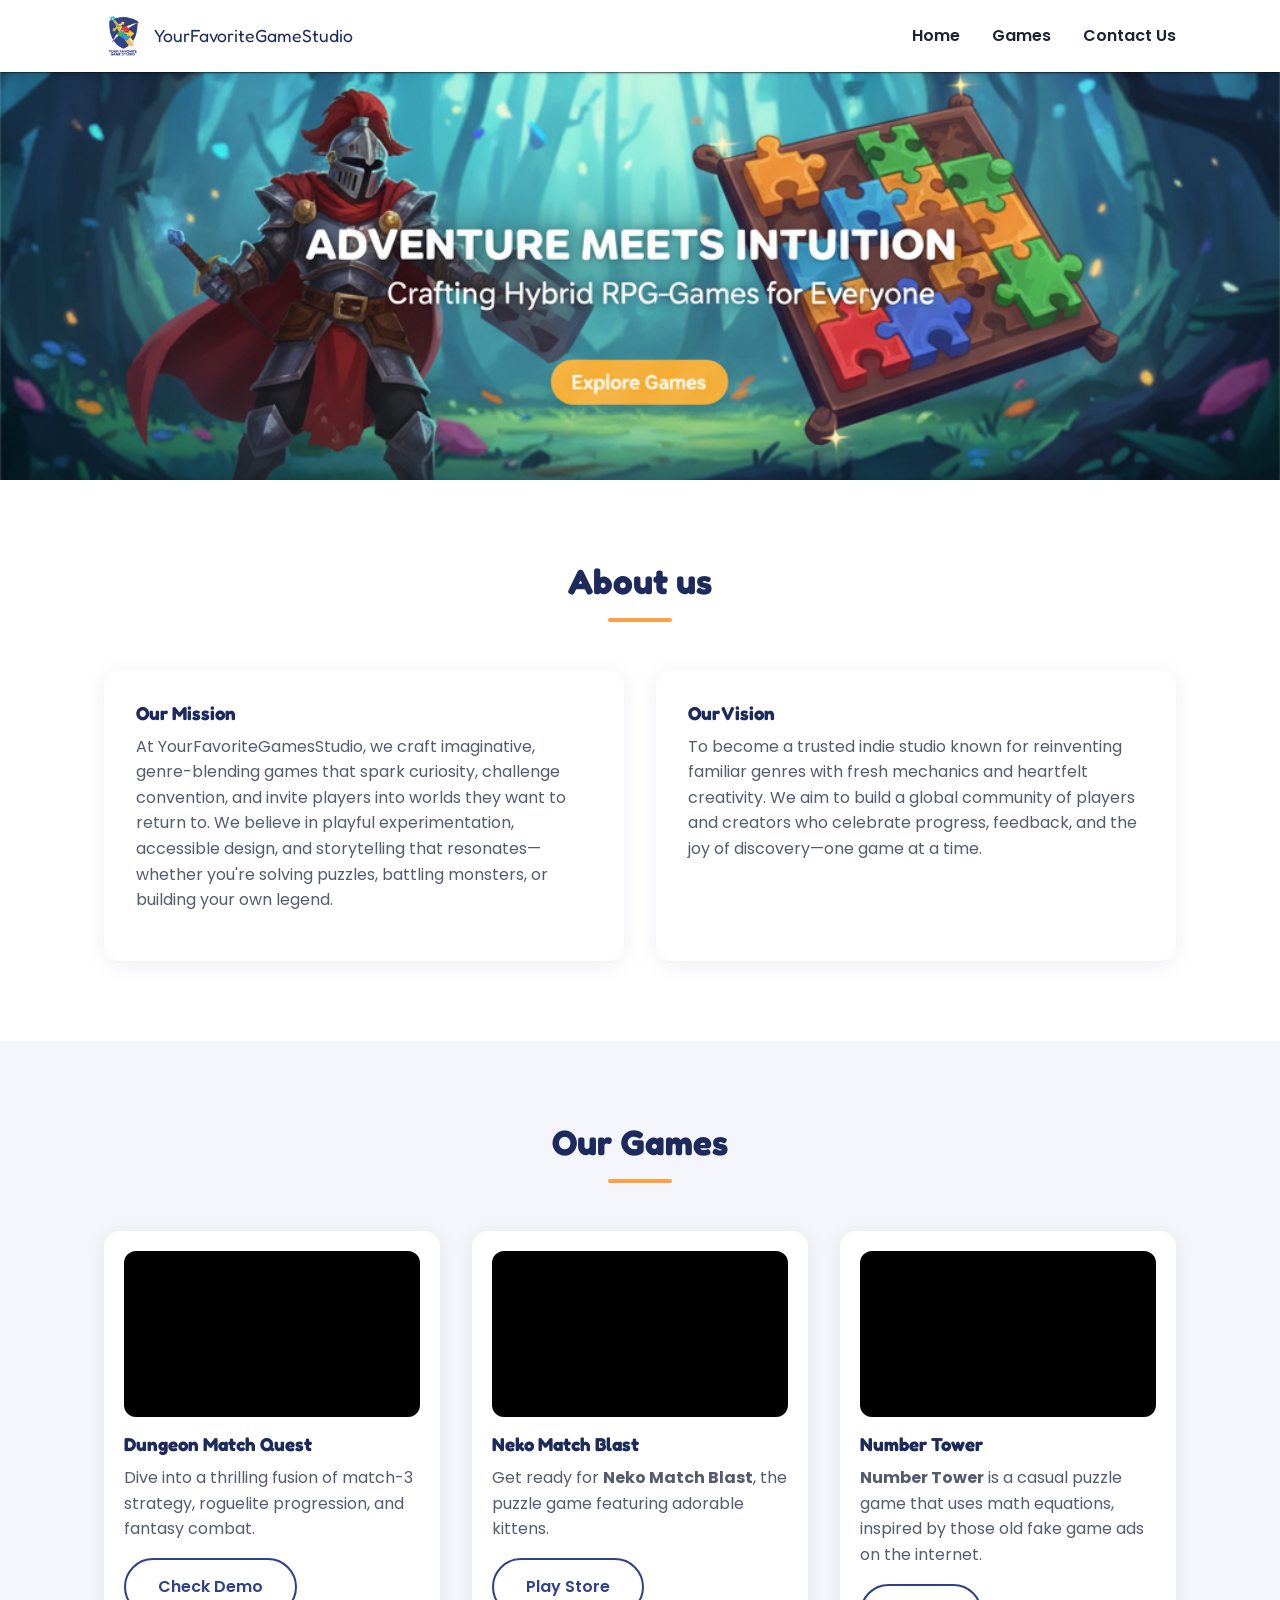
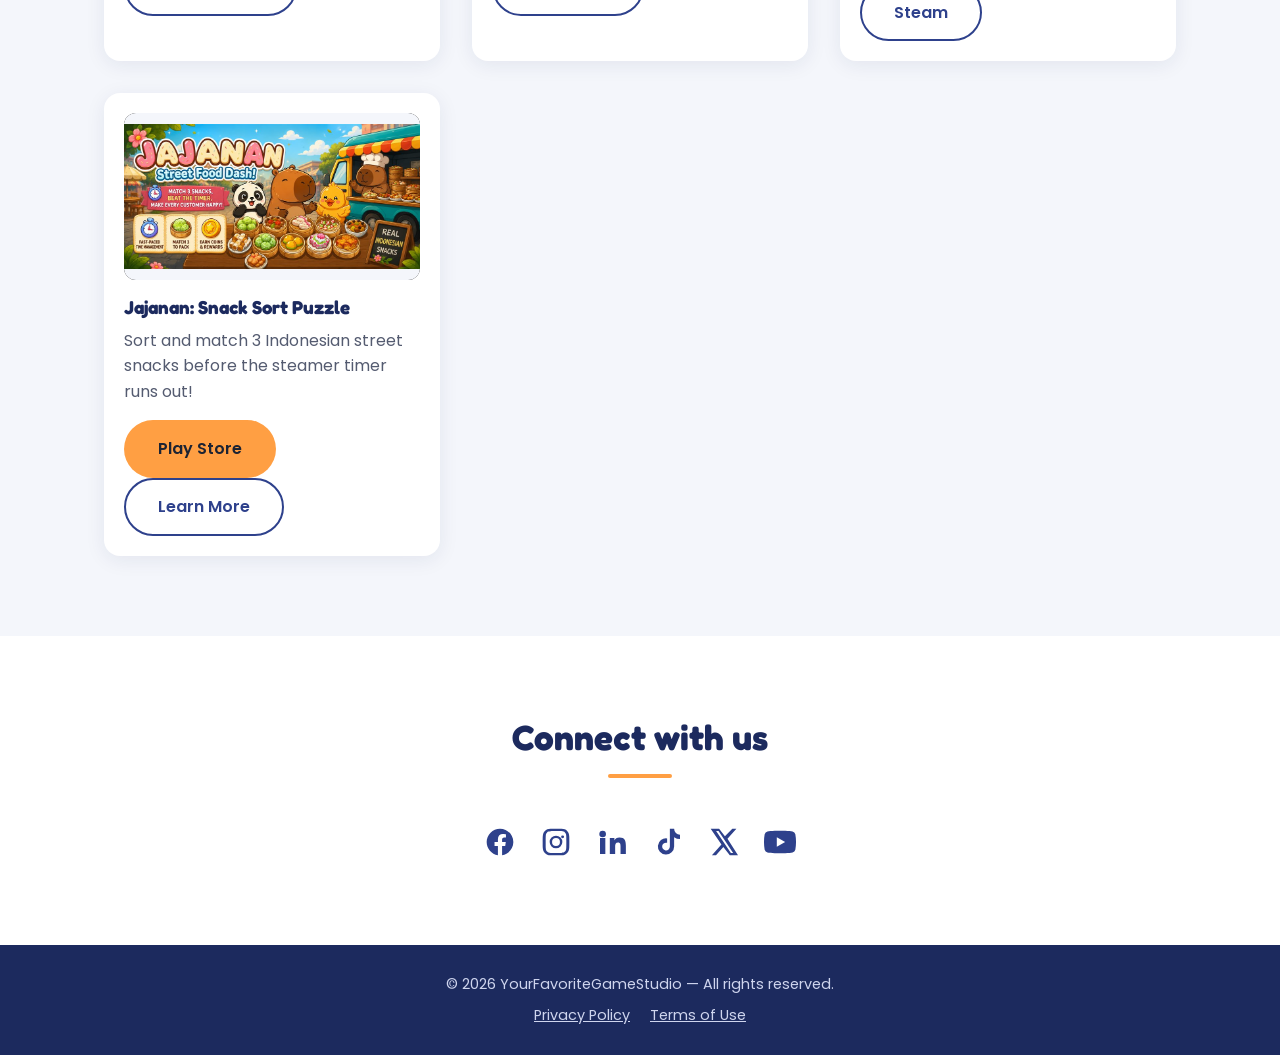
<file: index.html>
<!doctype html>
<html lang="en">
<head>
<meta charset="UTF-8">
<meta name="viewport" content="width=device-width, initial-scale=1">
<title>YourFavoriteGameStudio</title>
<meta name="description" content="Crafting your next favorite adventure — indie games from YourFavoriteGameStudio.">
<meta name="theme-color" content="#2e418c">

<meta property="og:title" content="YourFavoriteGameStudio">
<meta property="og:description" content="Crafting your next favorite adventure">
<meta property="og:type" content="website">
<meta property="og:image" content="assets/hero-banner.png">
<meta name="twitter:card" content="summary_large_image">
<meta name="twitter:title" content="YourFavoriteGameStudio">
<meta name="twitter:description" content="Adventure meets intuition">
<meta name="twitter:image" content="assets/hero-banner.png">

<link rel="icon" href="assets/logo.png">
<link rel="apple-touch-icon" href="assets/logo.png">

<link rel="preconnect" href="https://fonts.googleapis.com">
<link rel="preconnect" href="https://fonts.gstatic.com" crossorigin>
<link href="https://fonts.googleapis.com/css2?family=Fredoka+One&family=Poppins:wght@300;400;600&display=swap" rel="stylesheet">

<link rel="stylesheet" href="css/style.css">
</head>
<body>

<header class="site-header">
  <div class="wrap header-inner">
    <a href="#top" class="brand">
      <img src="assets/logo.png" alt="YourFavoriteGameStudio logo" class="brand-logo">
      <span>YourFavoriteGameStudio</span>
    </a>

    <button class="nav-toggle" id="navToggle" aria-label="Toggle menu" aria-expanded="false" aria-controls="siteNav">
      <span></span><span></span><span></span>
    </button>

    <nav class="site-nav" id="siteNav">
      <a href="#top">Home</a>
      <a href="#games">Games</a>
      <a href="#connect">Contact Us</a>
    </nav>
  </div>
</header>

<main>

  <section id="top" class="hero">
    <a href="#games" class="hero-banner-link" aria-label="Adventure Meets Intuition — Crafting your next favorite adventure. Explore Games.">
      <img src="assets/hero-banner.png" alt="Adventure Meets Intuition — Crafting your next favorite adventure" class="hero-banner-img">
    </a>
  </section>

  <section id="about" class="section">
    <div class="wrap">
      <h2 class="section-heading">About us</h2>
      <div class="about-grid">
        <div class="about-card">
          <h3>Our Mission</h3>
          <p>At YourFavoriteGamesStudio, we craft imaginative, genre-blending games that spark curiosity, challenge convention, and invite players into worlds they want to return to. We believe in playful experimentation, accessible design, and storytelling that resonates&mdash;whether you're solving puzzles, battling monsters, or building your own legend.</p>
        </div>
        <div class="about-card">
          <h3>Our Vision</h3>
          <p>To become a trusted indie studio known for reinventing familiar genres with fresh mechanics and heartfelt creativity. We aim to build a global community of players and creators who celebrate progress, feedback, and the joy of discovery&mdash;one game at a time.</p>
        </div>
      </div>
    </div>
  </section>

  <section id="games" class="section section-alt">
    <div class="wrap">
      <h2 class="section-heading">Our Games</h2>
      <div class="games-grid">

        <article class="game-card">
          <div class="video-frame">
            <iframe src="https://www.youtube-nocookie.com/embed/Nq4bdHugwN8" title="Dungeon Match Quest trailer" loading="lazy" allow="accelerometer; autoplay; clipboard-write; encrypted-media; gyroscope; picture-in-picture" allowfullscreen></iframe>
          </div>
          <h3>Dungeon Match Quest</h3>
          <p>Dive into a thrilling fusion of match-3 strategy, roguelite progression, and fantasy combat.</p>
          <a href="https://adhicl.itch.io/dungeon-match-quest" class="btn btn-secondary" target="_blank" rel="noopener">Check Demo</a>
        </article>

        <article class="game-card">
          <div class="video-frame">
            <iframe src="https://www.youtube-nocookie.com/embed/bv12i8i27Yo" title="Neko Match Blast trailer" loading="lazy" allow="accelerometer; autoplay; clipboard-write; encrypted-media; gyroscope; picture-in-picture" allowfullscreen></iframe>
          </div>
          <h3>Neko Match Blast</h3>
          <p>Get ready for <strong>Neko Match Blast</strong>, the puzzle game featuring adorable kittens.</p>
          <a href="https://play.google.com/store/apps/details?id=com.yourfavoritegame.nekomatchblast" class="btn btn-secondary" target="_blank" rel="noopener">Play Store</a>
        </article>

        <article class="game-card">
          <div class="video-frame">
            <iframe src="https://www.youtube-nocookie.com/embed/21ruUHxhJQU" title="Number Tower trailer" loading="lazy" allow="accelerometer; autoplay; clipboard-write; encrypted-media; gyroscope; picture-in-picture" allowfullscreen></iframe>
          </div>
          <h3>Number Tower</h3>
          <p><strong>Number Tower</strong> is a casual puzzle game that uses math equations, inspired by those old fake game ads on the internet.</p>
          <a href="https://store.steampowered.com/app/3109810/Number_Tower/" class="btn btn-secondary" target="_blank" rel="noopener">Steam</a>
        </article>

        <article class="game-card">
          <div class="video-frame">
            <img src="assets/jajanan-banner.jpg" alt="Jajanan: Snack Sort Puzzle key art — a capybara, panda, and duck running an Indonesian street food cart stacked with steamer baskets of snacks" loading="lazy">
          </div>
          <h3>Jajanan: Snack Sort Puzzle</h3>
          <p>Sort and match 3 Indonesian street snacks before the steamer timer runs out!</p>
          <a href="https://play.google.com/store/apps/details?id=com.yourfavoritegamestudio.Jajanan" class="btn btn-primary" target="_blank" rel="noopener">Play Store</a>
          <a href="jajanan/" class="btn btn-secondary">Learn More</a>
        </article>

      </div>
    </div>
  </section>

  <section id="connect" class="section">
    <div class="wrap">
      <h2 class="section-heading">Connect with us</h2>
      <div class="social-links">
        <a href="https://www.facebook.com/acl.lius" target="_blank" rel="noopener" aria-label="Facebook">
          <svg viewBox="0 0 24 24" fill="currentColor" width="32" height="32"><path d="M22 12.06C22 6.5 17.52 2 12 2S2 6.5 2 12.06c0 5 3.66 9.15 8.44 9.94v-7.03H7.9v-2.9h2.54V9.85c0-2.5 1.49-3.89 3.78-3.89 1.1 0 2.24.2 2.24.2v2.46h-1.26c-1.24 0-1.63.77-1.63 1.56v1.87h2.78l-.44 2.9h-2.34V22c4.78-.79 8.44-4.94 8.44-9.94Z"/></svg>
        </a>
        <a href="https://www.instagram.com/adhicl/" target="_blank" rel="noopener" aria-label="Instagram">
          <svg viewBox="0 0 24 24" fill="currentColor" width="32" height="32"><path d="M12 2c2.72 0 3.06.01 4.12.06 1.06.05 1.79.22 2.43.47.66.26 1.22.6 1.77 1.16.5.5.9 1.11 1.16 1.77.25.64.42 1.37.47 2.43.05 1.06.06 1.4.06 4.12s-.01 3.06-.06 4.12c-.05 1.06-.22 1.79-.47 2.43a4.9 4.9 0 0 1-1.16 1.77c-.5.5-1.11.9-1.77 1.16-.64.25-1.37.42-2.43.47-1.06.05-1.4.06-4.12.06s-3.06-.01-4.12-.06c-1.06-.05-1.79-.22-2.43-.47a4.9 4.9 0 0 1-1.77-1.16 4.9 4.9 0 0 1-1.16-1.77c-.25-.64-.42-1.37-.47-2.43C2.01 15.06 2 14.72 2 12s.01-3.06.06-4.12c.05-1.06.22-1.79.47-2.43.26-.66.6-1.22 1.16-1.77.5-.5 1.11-.9 1.77-1.16.64-.25 1.37-.42 2.43-.47C8.94 2.01 9.28 2 12 2Zm0 1.8c-2.67 0-2.99.01-4.04.06-.87.04-1.34.18-1.65.3-.42.16-.71.36-1.02.67-.31.31-.5.6-.67 1.02-.12.31-.26.78-.3 1.65C4.27 8.5 4.26 8.83 4.26 11.5v1c0 2.67.01 2.99.06 4.04.04.87.18 1.34.3 1.65.16.42.36.71.67 1.02.31.31.6.5 1.02.67.31.12.78.26 1.65.3 1.05.05 1.37.06 4.04.06s2.99-.01 4.04-.06c.87-.04 1.34-.18 1.65-.3.42-.16.71-.36 1.02-.67.31-.31.5-.6.67-1.02.12-.31.26-.78.3-1.65.05-1.05.06-1.37.06-4.04v-1c0-2.67-.01-2.99-.06-4.04-.04-.87-.18-1.34-.3-1.65a2.8 2.8 0 0 0-.67-1.02 2.8 2.8 0 0 0-1.02-.67c-.31-.12-.78-.26-1.65-.3C14.99 3.81 14.67 3.8 12 3.8Zm0 3.44a4.76 4.76 0 1 1 0 9.52 4.76 4.76 0 0 1 0-9.52Zm0 1.8a2.96 2.96 0 1 0 0 5.92 2.96 2.96 0 0 0 0-5.92Zm4.95-2a1.11 1.11 0 1 1 0 2.23 1.11 1.11 0 0 1 0-2.23Z"/></svg>
        </a>
        <a href="https://www.linkedin.com/in/adhicl" target="_blank" rel="noopener" aria-label="LinkedIn">
          <svg viewBox="0 0 24 24" fill="currentColor" width="32" height="32"><path d="M4.98 3.5a2.5 2.5 0 1 1 0 5 2.5 2.5 0 0 1 0-5ZM3 9h4v12H3V9Zm7 0h3.8v1.64h.05c.53-1 1.83-2.06 3.77-2.06 4.03 0 4.78 2.65 4.78 6.1V21h-4v-5.6c0-1.34-.02-3.06-1.87-3.06-1.87 0-2.16 1.46-2.16 2.96V21h-4V9Z"/></svg>
        </a>
        <a href="https://www.tiktok.com/@acl0956" target="_blank" rel="noopener" aria-label="TikTok">
          <svg viewBox="0 0 24 24" fill="currentColor" width="32" height="32"><path d="M16.6 2h-3.2v13.4a2.9 2.9 0 1 1-2.06-2.78V9.3a6.1 6.1 0 1 0 5.26 6.05V8.35a7.6 7.6 0 0 0 4.4 1.4V6.55a4.4 4.4 0 0 1-4.4-4.4V2Z"/></svg>
        </a>
        <a href="https://www.x.com/ACL_dev" target="_blank" rel="noopener" aria-label="X (Twitter)">
          <svg viewBox="0 0 24 24" fill="currentColor" width="32" height="32"><path d="M18.24 2h3.06l-6.69 7.65L22.5 22h-6.16l-4.83-6.32L5.98 22H2.92l7.16-8.19L2 2h6.32l4.37 5.78L18.24 2Zm-1.08 18.17h1.7L7.9 3.74H6.08L17.16 20.17Z"/></svg>
        </a>
        <a href="https://www.youtube.com/@adhichristantolius9142" target="_blank" rel="noopener" aria-label="YouTube">
          <svg viewBox="0 0 24 24" fill="currentColor" width="32" height="32"><path d="M23.5 6.2a3.02 3.02 0 0 0-2.12-2.14C19.5 3.5 12 3.5 12 3.5s-7.5 0-9.38.56A3.02 3.02 0 0 0 .5 6.2 31.6 31.6 0 0 0 0 12a31.6 31.6 0 0 0 .5 5.8 3.02 3.02 0 0 0 2.12 2.14C4.5 20.5 12 20.5 12 20.5s7.5 0 9.38-.56a3.02 3.02 0 0 0 2.12-2.14A31.6 31.6 0 0 0 24 12a31.6 31.6 0 0 0-.5-5.8ZM9.6 15.6V8.4l6.27 3.6-6.27 3.6Z"/></svg>
        </a>
      </div>
    </div>
  </section>

</main>

<footer class="site-footer">
  <div class="wrap">
    <p>&copy; <span id="year"></span> YourFavoriteGameStudio &mdash; All rights reserved.</p>
    <p class="footer-links">
      <a href="privacy-policy.html">Privacy Policy</a>
      <a href="terms-of-use.html">Terms of Use</a>
    </p>
  </div>
</footer>

<script src="js/main.js"></script>
</body>
</html>
</file>
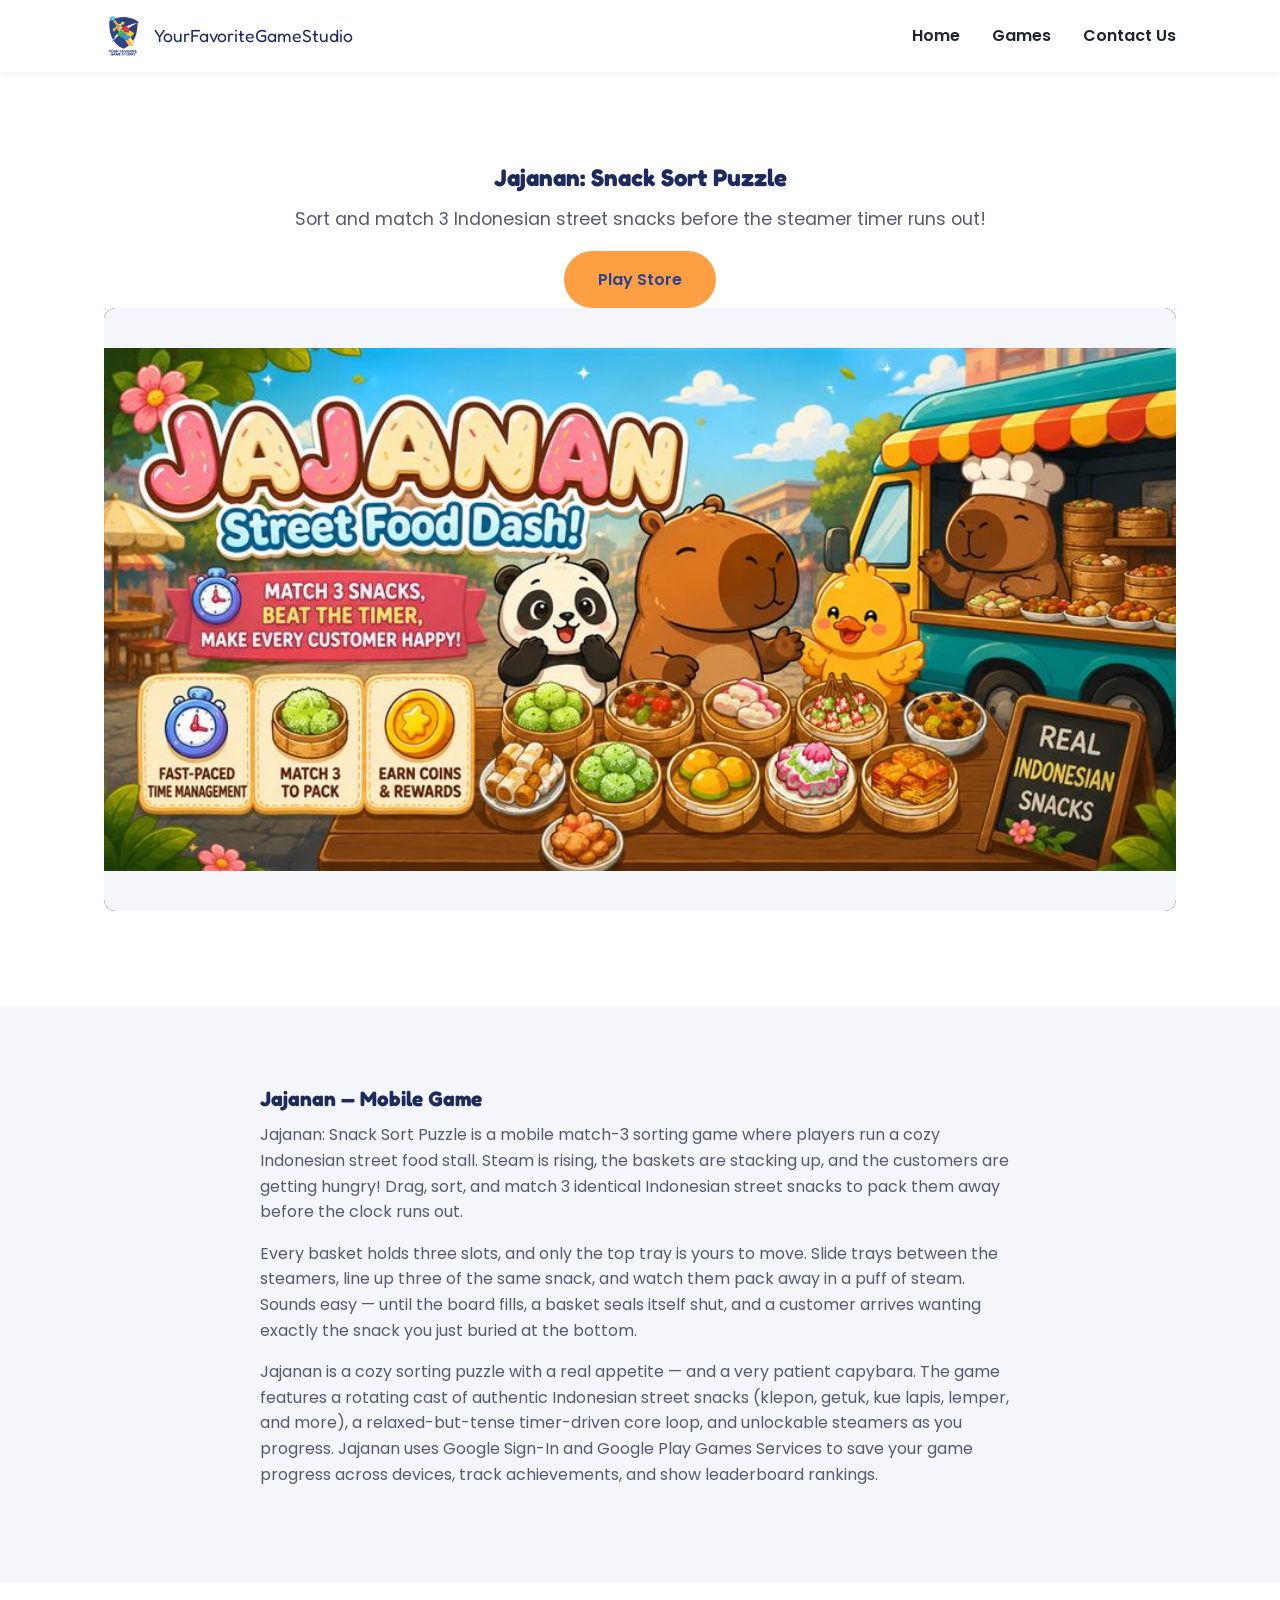
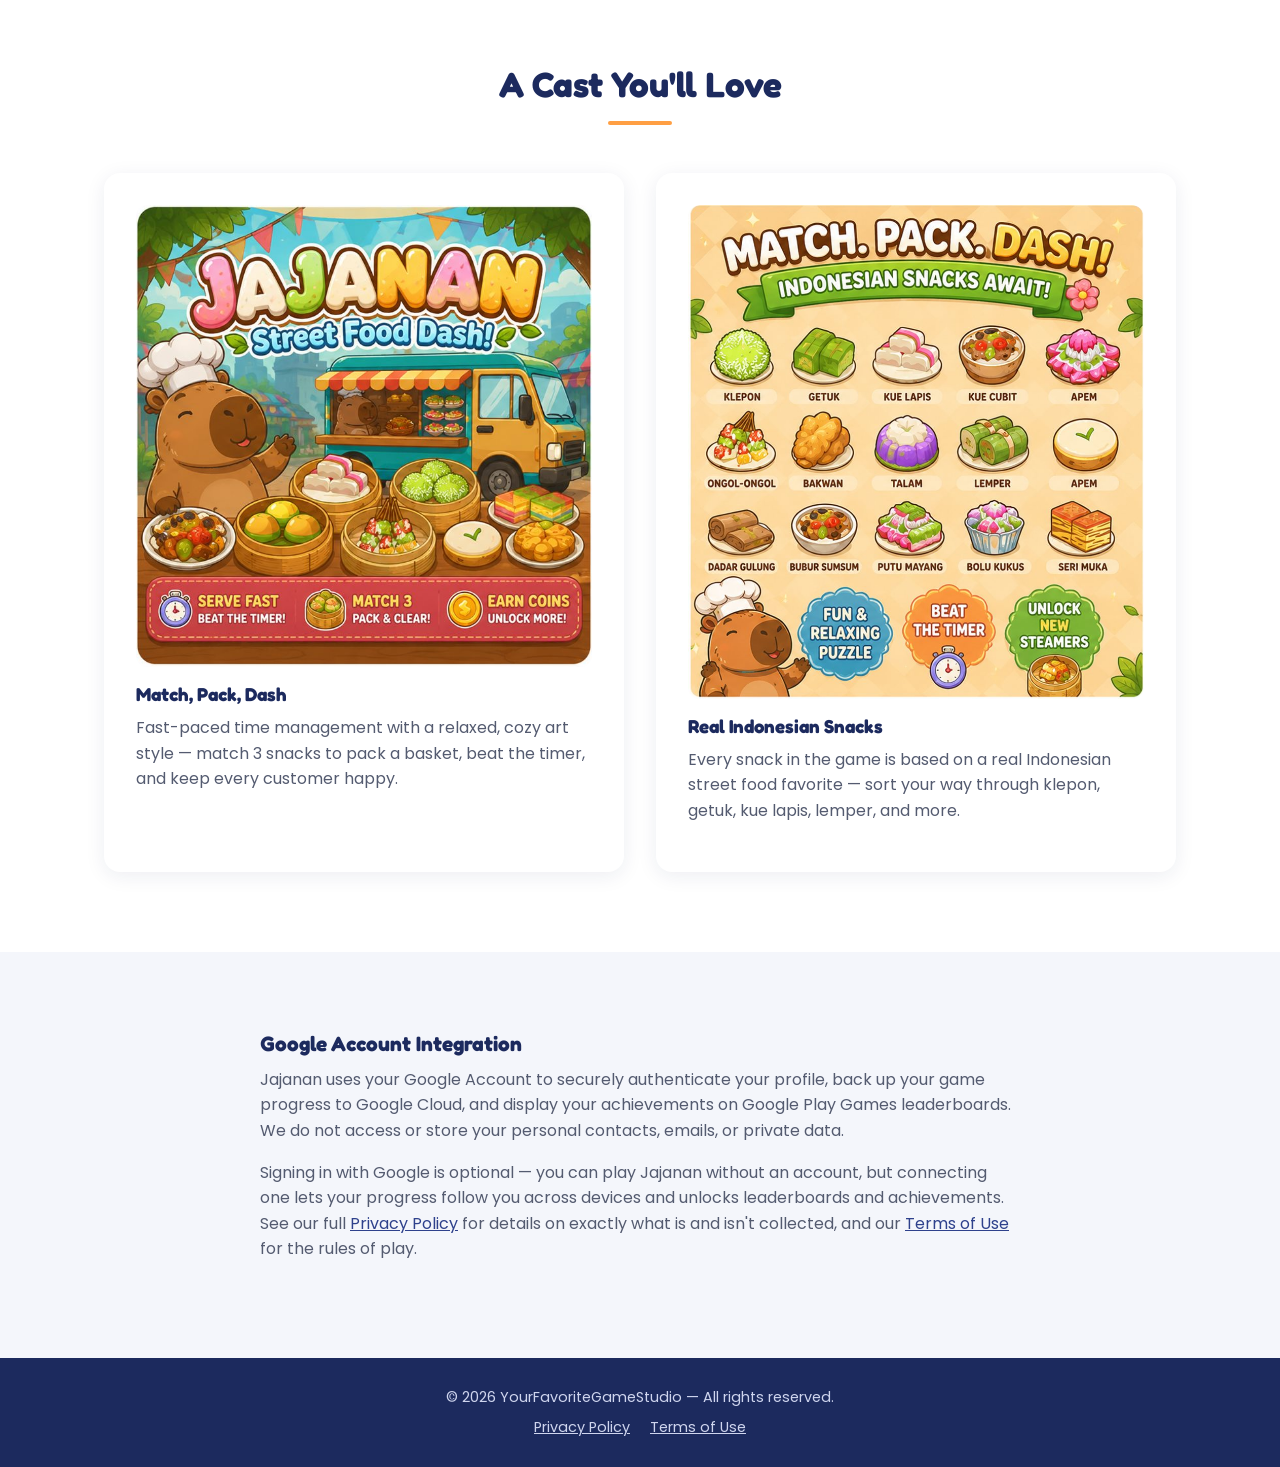
<file: jajanan/index.html>
<!doctype html>
<html lang="en">
<head>
<meta charset="UTF-8">
<meta name="viewport" content="width=device-width, initial-scale=1">
<title>Jajanan: Snack Sort Puzzle — YourFavoriteGameStudio</title>
<meta name="description" content="Jajanan: Snack Sort Puzzle is a mobile match-3 sorting game where you pack Indonesian street snacks before the steamer timer runs out. Uses Google Sign-In and Google Play Games Services for cloud save, achievements, and leaderboards.">
<meta name="theme-color" content="#2e418c">
<link rel="canonical" href="https://yourfavoritegamestudio.com/jajanan/">

<meta property="og:title" content="Jajanan: Snack Sort Puzzle — YourFavoriteGameStudio">
<meta property="og:description" content="Sort and match 3 Indonesian street snacks before the steamer timer runs out!">
<meta property="og:type" content="website">
<meta property="og:url" content="https://yourfavoritegamestudio.com/jajanan/">
<meta property="og:image" content="https://yourfavoritegamestudio.com/assets/jajanan-banner.jpg">
<meta name="twitter:card" content="summary_large_image">
<meta name="twitter:title" content="Jajanan: Snack Sort Puzzle">
<meta name="twitter:description" content="Sort and match 3 Indonesian street snacks before the steamer timer runs out!">
<meta name="twitter:image" content="https://yourfavoritegamestudio.com/assets/jajanan-banner.jpg">

<link rel="icon" href="../assets/logo.png">
<link rel="apple-touch-icon" href="../assets/logo.png">

<link rel="preconnect" href="https://fonts.googleapis.com">
<link rel="preconnect" href="https://fonts.gstatic.com" crossorigin>
<link href="https://fonts.googleapis.com/css2?family=Fredoka+One&family=Poppins:wght@300;400;600&display=swap" rel="stylesheet">

<link rel="stylesheet" href="../css/style.css">
</head>
<body>

<header class="site-header">
  <div class="wrap header-inner">
    <a href="../index.html#top" class="brand">
      <img src="../assets/logo.png" alt="YourFavoriteGameStudio logo" class="brand-logo">
      <span>YourFavoriteGameStudio</span>
    </a>

    <button class="nav-toggle" id="navToggle" aria-label="Toggle menu" aria-expanded="false" aria-controls="siteNav">
      <span></span><span></span><span></span>
    </button>

    <nav class="site-nav" id="siteNav">
      <a href="../index.html#top">Home</a>
      <a href="../index.html#games">Games</a>
      <a href="../index.html#connect">Contact Us</a>
    </nav>
  </div>
</header>

<main>

  <section class="section">
    <div class="wrap">
      <div class="legal-content game-intro">
        <h1>Jajanan: Snack Sort Puzzle</h1>
        <p class="tagline">Sort and match 3 Indonesian street snacks before the steamer timer runs out!</p>
        <a href="https://play.google.com/store/apps/details?id=com.yourfavoritegamestudio.Jajanan" class="btn btn-primary" target="_blank" rel="noopener">Play Store</a>
      </div>

      <div class="video-frame">
        <img src="../assets/jajanan-banner.jpg" alt="Jajanan: Snack Sort Puzzle key art — a capybara, panda, and duck running an Indonesian street food cart stacked with steamer baskets of snacks" loading="lazy">
      </div>
    </div>
  </section>

  <section class="section section-alt">
    <div class="wrap">
      <div class="legal-content">
        <h2>Jajanan — Mobile Game</h2>
        <p>Jajanan: Snack Sort Puzzle is a mobile match-3 sorting game where players run a cozy Indonesian street food stall. Steam is rising, the baskets are stacking up, and the customers are getting hungry! Drag, sort, and match 3 identical Indonesian street snacks to pack them away before the clock runs out.</p>
        <p>Every basket holds three slots, and only the top tray is yours to move. Slide trays between the steamers, line up three of the same snack, and watch them pack away in a puff of steam. Sounds easy — until the board fills, a basket seals itself shut, and a customer arrives wanting exactly the snack you just buried at the bottom.</p>
        <p>Jajanan is a cozy sorting puzzle with a real appetite — and a very patient capybara. The game features a rotating cast of authentic Indonesian street snacks (klepon, getuk, kue lapis, lemper, and more), a relaxed-but-tense timer-driven core loop, and unlockable steamers as you progress. Jajanan uses Google Sign-In and Google Play Games Services to save your game progress across devices, track achievements, and show leaderboard rankings.</p>
      </div>
    </div>
  </section>

  <section class="section">
    <div class="wrap">
      <h2 class="section-heading">A Cast You'll Love</h2>
      <div class="about-grid">
        <div class="about-card">
          <img src="../assets/jajanan-feature.jpg" alt="A chef capybara waves from a Jajanan street food cart, with a panda and duck friend nearby" loading="lazy">
          <h3>Match, Pack, Dash</h3>
          <p>Fast-paced time management with a relaxed, cozy art style — match 3 snacks to pack a basket, beat the timer, and keep every customer happy.</p>
        </div>
        <div class="about-card">
          <img src="../assets/jajanan-snacks.jpg" alt="A grid of authentic Indonesian street snacks featured in Jajanan, including klepon, getuk, kue lapis, apem, lemper, and seri muka" loading="lazy">
          <h3>Real Indonesian Snacks</h3>
          <p>Every snack in the game is based on a real Indonesian street food favorite — sort your way through klepon, getuk, kue lapis, lemper, and more.</p>
        </div>
      </div>
    </div>
  </section>

  <section class="section section-alt">
    <div class="wrap">
      <div class="legal-content">
        <h2>Google Account Integration</h2>
        <p>Jajanan uses your Google Account to securely authenticate your profile, back up your game progress to Google Cloud, and display your achievements on Google Play Games leaderboards. We do not access or store your personal contacts, emails, or private data.</p>
        <p>Signing in with Google is optional — you can play Jajanan without an account, but connecting one lets your progress follow you across devices and unlocks leaderboards and achievements. See our full <a href="../privacy-policy.html">Privacy Policy</a> for details on exactly what is and isn't collected, and our <a href="../terms-of-use.html">Terms of Use</a> for the rules of play.</p>
      </div>
    </div>
  </section>

</main>

<footer class="site-footer">
  <div class="wrap">
    <p>&copy; <span id="year"></span> YourFavoriteGameStudio &mdash; All rights reserved.</p>
    <p class="footer-links">
      <a href="../privacy-policy.html">Privacy Policy</a>
      <a href="../terms-of-use.html">Terms of Use</a>
    </p>
  </div>
</footer>

<script src="../js/main.js"></script>
</body>
</html>
</file>
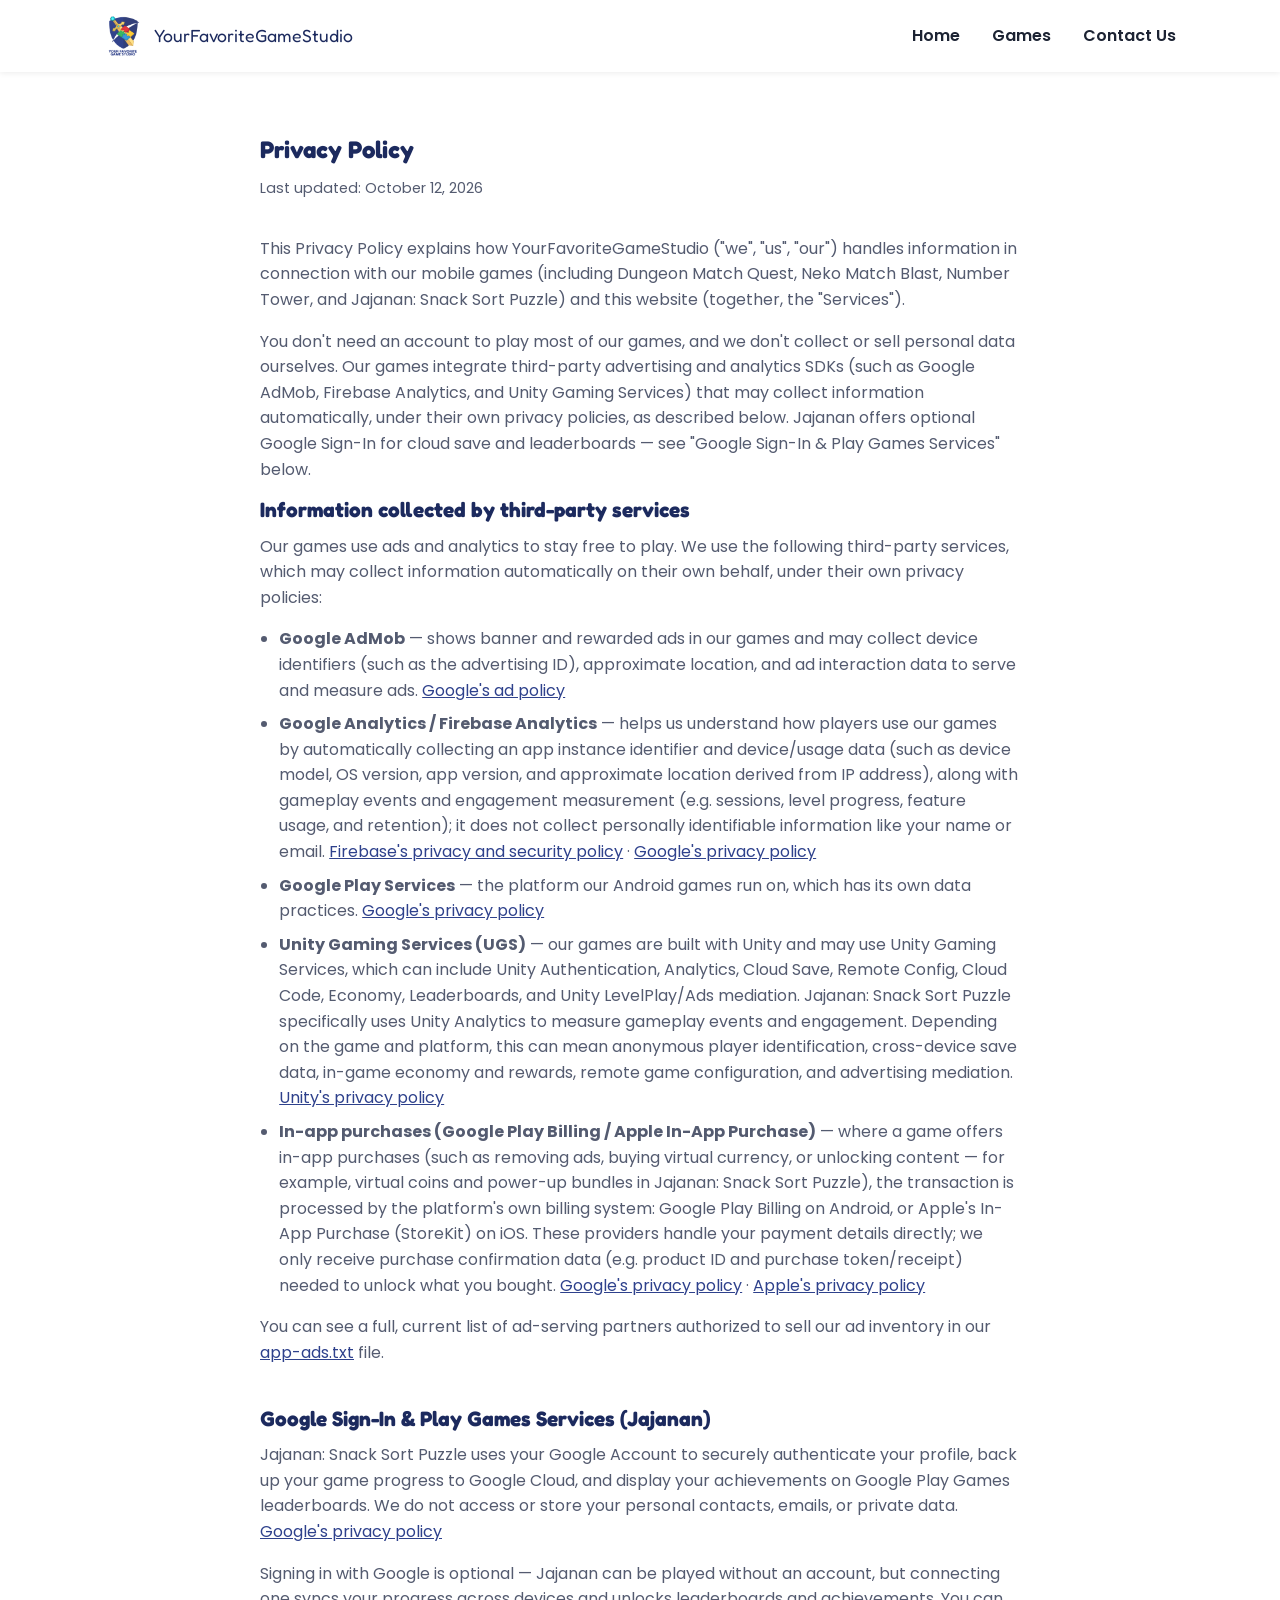
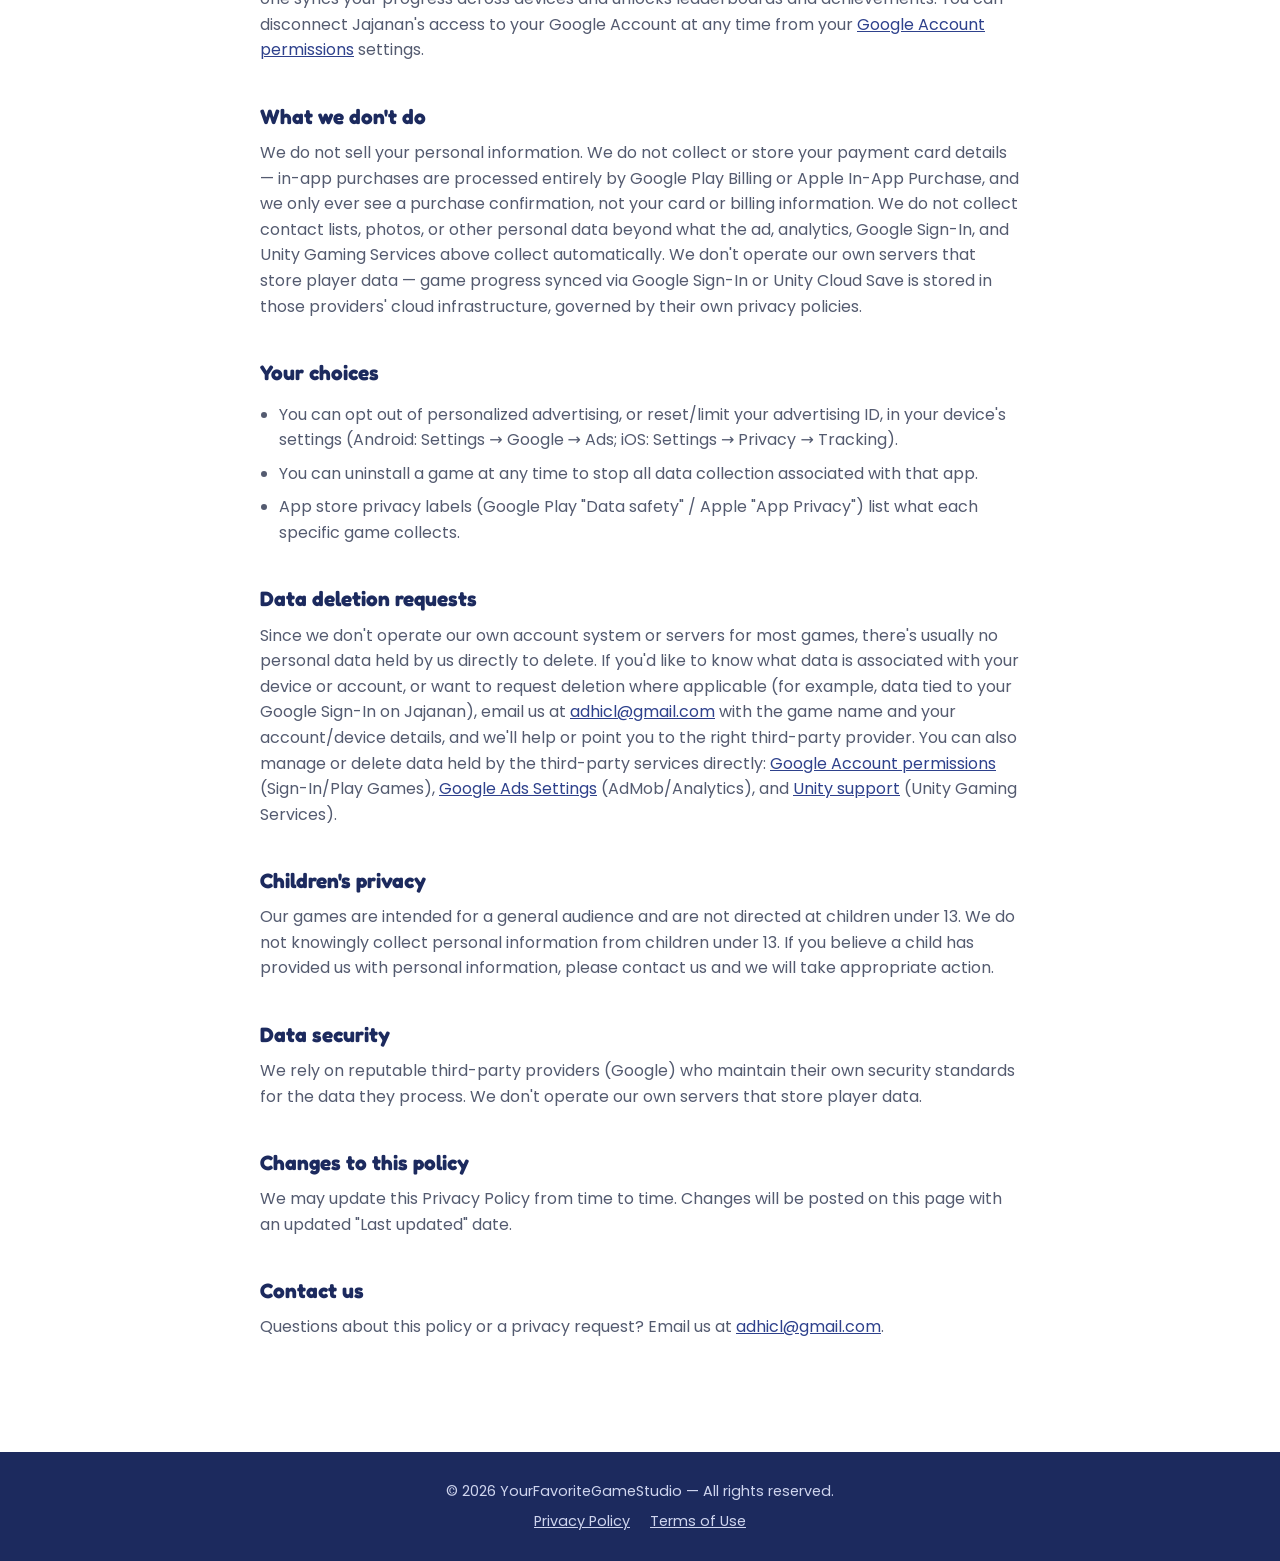
<file: privacy-policy.html>
<!doctype html>
<html lang="en">
<head>
<meta charset="UTF-8">
<meta name="viewport" content="width=device-width, initial-scale=1">
<title>Privacy Policy — YourFavoriteGameStudio</title>
<meta name="description" content="Privacy Policy for YourFavoriteGameStudio games and website.">
<meta name="theme-color" content="#2e418c">
<meta name="robots" content="noindex">

<link rel="icon" href="assets/logo.png">
<link rel="apple-touch-icon" href="assets/logo.png">

<link rel="preconnect" href="https://fonts.googleapis.com">
<link rel="preconnect" href="https://fonts.gstatic.com" crossorigin>
<link href="https://fonts.googleapis.com/css2?family=Fredoka+One&family=Poppins:wght@300;400;600&display=swap" rel="stylesheet">

<link rel="stylesheet" href="css/style.css">
</head>
<body>

<header class="site-header">
  <div class="wrap header-inner">
    <a href="index.html#top" class="brand">
      <img src="assets/logo.png" alt="YourFavoriteGameStudio logo" class="brand-logo">
      <span>YourFavoriteGameStudio</span>
    </a>

    <button class="nav-toggle" id="navToggle" aria-label="Toggle menu" aria-expanded="false" aria-controls="siteNav">
      <span></span><span></span><span></span>
    </button>

    <nav class="site-nav" id="siteNav">
      <a href="index.html#top">Home</a>
      <a href="index.html#games">Games</a>
      <a href="index.html#connect">Contact Us</a>
    </nav>
  </div>
</header>

<main>
  <section class="section legal-page">
    <div class="wrap">
      <div class="legal-content">
        <h1>Privacy Policy</h1>
        <p class="updated">Last updated: October 12, 2026</p>

        <p>This Privacy Policy explains how YourFavoriteGameStudio ("we", "us", "our") handles information in connection with our mobile games (including Dungeon Match Quest, Neko Match Blast, Number Tower, and Jajanan: Snack Sort Puzzle) and this website (together, the "Services").</p>

        <p>You don't need an account to play most of our games, and we don't collect or sell personal data ourselves. Our games integrate third-party advertising and analytics SDKs (such as Google AdMob, Firebase Analytics, and Unity Gaming Services) that may collect information automatically, under their own privacy policies, as described below. Jajanan offers optional Google Sign-In for cloud save and leaderboards — see "Google Sign-In & Play Games Services" below.</p>

        <h2>Information collected by third-party services</h2>
        <p>Our games use ads and analytics to stay free to play. We use the following third-party services, which may collect information automatically on their own behalf, under their own privacy policies:</p>
        <ul>
          <li><strong>Google AdMob</strong> — shows banner and rewarded ads in our games and may collect device identifiers (such as the advertising ID), approximate location, and ad interaction data to serve and measure ads. <a href="https://policies.google.com/technologies/ads" target="_blank" rel="noopener">Google's ad policy</a></li>
          <li><strong>Google Analytics / Firebase Analytics</strong> — helps us understand how players use our games by automatically collecting an app instance identifier and device/usage data (such as device model, OS version, app version, and approximate location derived from IP address), along with gameplay events and engagement measurement (e.g. sessions, level progress, feature usage, and retention); it does not collect personally identifiable information like your name or email. <a href="https://firebase.google.com/support/privacy" target="_blank" rel="noopener">Firebase's privacy and security policy</a> &middot; <a href="https://policies.google.com/privacy" target="_blank" rel="noopener">Google's privacy policy</a></li>
          <li><strong>Google Play Services</strong> — the platform our Android games run on, which has its own data practices. <a href="https://policies.google.com/privacy" target="_blank" rel="noopener">Google's privacy policy</a></li>
          <li><strong>Unity Gaming Services (UGS)</strong> — our games are built with Unity and may use Unity Gaming Services, which can include Unity Authentication, Analytics, Cloud Save, Remote Config, Cloud Code, Economy, Leaderboards, and Unity LevelPlay/Ads mediation. Jajanan: Snack Sort Puzzle specifically uses Unity Analytics to measure gameplay events and engagement. Depending on the game and platform, this can mean anonymous player identification, cross-device save data, in-game economy and rewards, remote game configuration, and advertising mediation. <a href="https://unity.com/legal/privacy-policy" target="_blank" rel="noopener">Unity's privacy policy</a></li>
          <li><strong>In-app purchases (Google Play Billing / Apple In-App Purchase)</strong> — where a game offers in-app purchases (such as removing ads, buying virtual currency, or unlocking content — for example, virtual coins and power-up bundles in Jajanan: Snack Sort Puzzle), the transaction is processed by the platform's own billing system: Google Play Billing on Android, or Apple's In-App Purchase (StoreKit) on iOS. These providers handle your payment details directly; we only receive purchase confirmation data (e.g. product ID and purchase token/receipt) needed to unlock what you bought. <a href="https://policies.google.com/privacy" target="_blank" rel="noopener">Google's privacy policy</a> &middot; <a href="https://www.apple.com/legal/privacy/" target="_blank" rel="noopener">Apple's privacy policy</a></li>
        </ul>
        <p>You can see a full, current list of ad-serving partners authorized to sell our ad inventory in our <a href="app-ads.txt">app-ads.txt</a> file.</p>

        <h2>Google Sign-In &amp; Play Games Services (Jajanan)</h2>
        <p>Jajanan: Snack Sort Puzzle uses your Google Account to securely authenticate your profile, back up your game progress to Google Cloud, and display your achievements on Google Play Games leaderboards. We do not access or store your personal contacts, emails, or private data. <a href="https://policies.google.com/privacy" target="_blank" rel="noopener">Google's privacy policy</a></p>
        <p>Signing in with Google is optional — Jajanan can be played without an account, but connecting one syncs your progress across devices and unlocks leaderboards and achievements. You can disconnect Jajanan's access to your Google Account at any time from your <a href="https://myaccount.google.com/permissions" target="_blank" rel="noopener">Google Account permissions</a> settings.</p>

        <h2>What we don't do</h2>
        <p>We do not sell your personal information. We do not collect or store your payment card details — in-app purchases are processed entirely by Google Play Billing or Apple In-App Purchase, and we only ever see a purchase confirmation, not your card or billing information. We do not collect contact lists, photos, or other personal data beyond what the ad, analytics, Google Sign-In, and Unity Gaming Services above collect automatically. We don't operate our own servers that store player data — game progress synced via Google Sign-In or Unity Cloud Save is stored in those providers' cloud infrastructure, governed by their own privacy policies.</p>

        <h2>Your choices</h2>
        <ul>
          <li>You can opt out of personalized advertising, or reset/limit your advertising ID, in your device's settings (Android: Settings &rarr; Google &rarr; Ads; iOS: Settings &rarr; Privacy &rarr; Tracking).</li>
          <li>You can uninstall a game at any time to stop all data collection associated with that app.</li>
          <li>App store privacy labels (Google Play "Data safety" / Apple "App Privacy") list what each specific game collects.</li>
        </ul>

        <h2>Data deletion requests</h2>
        <p>Since we don't operate our own account system or servers for most games, there's usually no personal data held by us directly to delete. If you'd like to know what data is associated with your device or account, or want to request deletion where applicable (for example, data tied to your Google Sign-In on Jajanan), email us at <a href="mailto:adhicl@gmail.com">adhicl@gmail.com</a> with the game name and your account/device details, and we'll help or point you to the right third-party provider. You can also manage or delete data held by the third-party services directly: <a href="https://myaccount.google.com/permissions" target="_blank" rel="noopener">Google Account permissions</a> (Sign-In/Play Games), <a href="https://adssettings.google.com" target="_blank" rel="noopener">Google Ads Settings</a> (AdMob/Analytics), and <a href="https://support.unity.com/hc/en-us/requests/new" target="_blank" rel="noopener">Unity support</a> (Unity Gaming Services).</p>

        <h2>Children's privacy</h2>
        <p>Our games are intended for a general audience and are not directed at children under 13. We do not knowingly collect personal information from children under 13. If you believe a child has provided us with personal information, please contact us and we will take appropriate action.</p>

        <h2>Data security</h2>
        <p>We rely on reputable third-party providers (Google) who maintain their own security standards for the data they process. We don't operate our own servers that store player data.</p>

        <h2>Changes to this policy</h2>
        <p>We may update this Privacy Policy from time to time. Changes will be posted on this page with an updated "Last updated" date.</p>

        <h2>Contact us</h2>
        <p>Questions about this policy or a privacy request? Email us at <a href="mailto:adhicl@gmail.com">adhicl@gmail.com</a>.</p>
      </div>
    </div>
  </section>
</main>

<footer class="site-footer">
  <div class="wrap">
    <p>&copy; <span id="year"></span> YourFavoriteGameStudio &mdash; All rights reserved.</p>
    <p class="footer-links">
      <a href="privacy-policy.html">Privacy Policy</a>
      <a href="terms-of-use.html">Terms of Use</a>
    </p>
  </div>
</footer>

<script src="js/main.js"></script>
</body>
</html>
</file>
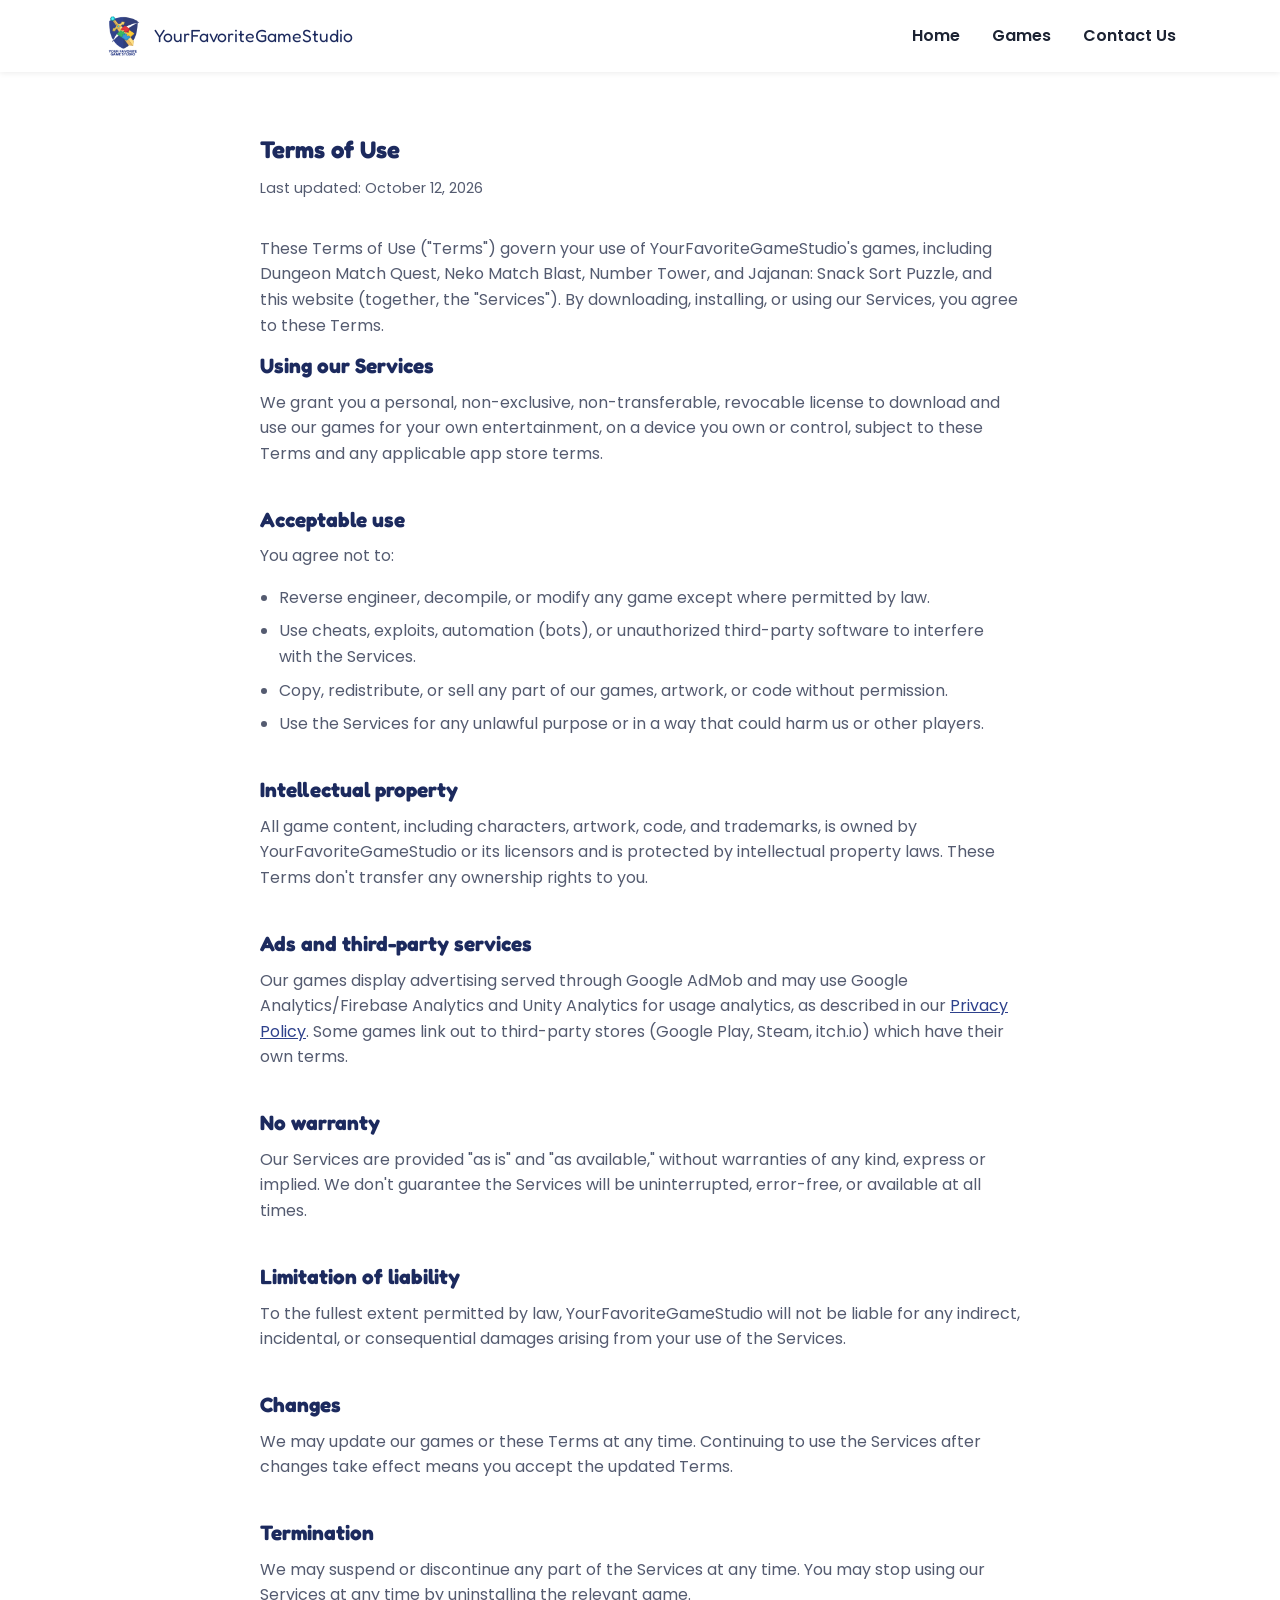
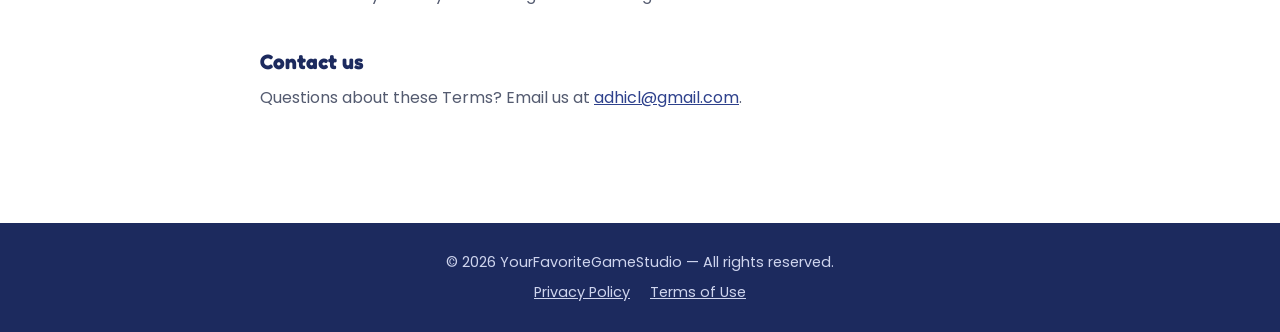
<file: terms-of-use.html>
<!doctype html>
<html lang="en">
<head>
<meta charset="UTF-8">
<meta name="viewport" content="width=device-width, initial-scale=1">
<title>Terms of Use — YourFavoriteGameStudio</title>
<meta name="description" content="Terms of Use for YourFavoriteGameStudio games and website.">
<meta name="theme-color" content="#2e418c">
<meta name="robots" content="noindex">

<link rel="icon" href="assets/logo.png">
<link rel="apple-touch-icon" href="assets/logo.png">

<link rel="preconnect" href="https://fonts.googleapis.com">
<link rel="preconnect" href="https://fonts.gstatic.com" crossorigin>
<link href="https://fonts.googleapis.com/css2?family=Fredoka+One&family=Poppins:wght@300;400;600&display=swap" rel="stylesheet">

<link rel="stylesheet" href="css/style.css">
</head>
<body>

<header class="site-header">
  <div class="wrap header-inner">
    <a href="index.html#top" class="brand">
      <img src="assets/logo.png" alt="YourFavoriteGameStudio logo" class="brand-logo">
      <span>YourFavoriteGameStudio</span>
    </a>

    <button class="nav-toggle" id="navToggle" aria-label="Toggle menu" aria-expanded="false" aria-controls="siteNav">
      <span></span><span></span><span></span>
    </button>

    <nav class="site-nav" id="siteNav">
      <a href="index.html#top">Home</a>
      <a href="index.html#games">Games</a>
      <a href="index.html#connect">Contact Us</a>
    </nav>
  </div>
</header>

<main>
  <section class="section legal-page">
    <div class="wrap">
      <div class="legal-content">
        <h1>Terms of Use</h1>
        <p class="updated">Last updated: October 12, 2026</p>

        <p>These Terms of Use ("Terms") govern your use of YourFavoriteGameStudio's games, including Dungeon Match Quest, Neko Match Blast, Number Tower, and Jajanan: Snack Sort Puzzle, and this website (together, the "Services"). By downloading, installing, or using our Services, you agree to these Terms.</p>

        <h2>Using our Services</h2>
        <p>We grant you a personal, non-exclusive, non-transferable, revocable license to download and use our games for your own entertainment, on a device you own or control, subject to these Terms and any applicable app store terms.</p>

        <h2>Acceptable use</h2>
        <p>You agree not to:</p>
        <ul>
          <li>Reverse engineer, decompile, or modify any game except where permitted by law.</li>
          <li>Use cheats, exploits, automation (bots), or unauthorized third-party software to interfere with the Services.</li>
          <li>Copy, redistribute, or sell any part of our games, artwork, or code without permission.</li>
          <li>Use the Services for any unlawful purpose or in a way that could harm us or other players.</li>
        </ul>

        <h2>Intellectual property</h2>
        <p>All game content, including characters, artwork, code, and trademarks, is owned by YourFavoriteGameStudio or its licensors and is protected by intellectual property laws. These Terms don't transfer any ownership rights to you.</p>

        <h2>Ads and third-party services</h2>
        <p>Our games display advertising served through Google AdMob and may use Google Analytics/Firebase Analytics and Unity Analytics for usage analytics, as described in our <a href="privacy-policy.html">Privacy Policy</a>. Some games link out to third-party stores (Google Play, Steam, itch.io) which have their own terms.</p>

        <h2>No warranty</h2>
        <p>Our Services are provided "as is" and "as available," without warranties of any kind, express or implied. We don't guarantee the Services will be uninterrupted, error-free, or available at all times.</p>

        <h2>Limitation of liability</h2>
        <p>To the fullest extent permitted by law, YourFavoriteGameStudio will not be liable for any indirect, incidental, or consequential damages arising from your use of the Services.</p>

        <h2>Changes</h2>
        <p>We may update our games or these Terms at any time. Continuing to use the Services after changes take effect means you accept the updated Terms.</p>

        <h2>Termination</h2>
        <p>We may suspend or discontinue any part of the Services at any time. You may stop using our Services at any time by uninstalling the relevant game.</p>

        <h2>Contact us</h2>
        <p>Questions about these Terms? Email us at <a href="mailto:adhicl@gmail.com">adhicl@gmail.com</a>.</p>
      </div>
    </div>
  </section>
</main>

<footer class="site-footer">
  <div class="wrap">
    <p>&copy; <span id="year"></span> YourFavoriteGameStudio &mdash; All rights reserved.</p>
    <p class="footer-links">
      <a href="privacy-policy.html">Privacy Policy</a>
      <a href="terms-of-use.html">Terms of Use</a>
    </p>
  </div>
</footer>

<script src="js/main.js"></script>
</body>
</html>
</file>
<file: css/style.css>
:root {
  --color-primary: #2e418c;
  --color-primary-dark: #1c2a5e;
  --color-accent: #ff9f43;
  --color-bg: #ffffff;
  --color-bg-alt: #f4f6fb;
  --color-text: #1c2333;
  --color-text-muted: #545b70;
  --font-heading: 'Fredoka One', system-ui, sans-serif;
  --font-body: 'Poppins', system-ui, sans-serif;
  --max-width: 1120px;
}

* { box-sizing: border-box; }

html { scroll-behavior: smooth; }

body {
  margin: 0;
  font-family: var(--font-body);
  color: var(--color-text);
  background: var(--color-bg);
  line-height: 1.6;
}

h1, h2, h3 {
  font-family: var(--font-heading);
  color: var(--color-primary-dark);
  line-height: 1.2;
  margin: 0 0 .5em;
}

p { margin: 0 0 1em; }

a { color: inherit; }

img { max-width: 100%; display: block; }

.wrap {
  max-width: var(--max-width);
  margin: 0 auto;
  padding: 0 24px;
}

.btn {
  display: inline-block;
  padding: 14px 32px;
  border-radius: 999px;
  font-family: var(--font-body);
  font-weight: 600;
  text-decoration: none;
  border: 2px solid transparent;
  transition: transform .15s ease, background .15s ease;
}
.btn:hover { transform: translateY(-2px); }

.btn-primary {
  background: var(--color-accent);
  color: #1c2333;
}
.btn-primary:hover { background: #ffb066; }

.btn-secondary {
  background: transparent;
  border-color: var(--color-primary);
  color: var(--color-primary);
}
.btn-secondary:hover { background: var(--color-primary); color: #fff; }

/* Header */
.site-header {
  position: sticky;
  top: 0;
  z-index: 100;
  background: #fff;
  box-shadow: 0 1px 6px rgba(0,0,0,.08);
}

.header-inner {
  display: flex;
  align-items: center;
  justify-content: space-between;
  height: 72px;
}

.brand {
  display: flex;
  align-items: center;
  gap: 10px;
  text-decoration: none;
  font-family: var(--font-heading);
  color: var(--color-primary-dark);
  font-size: 1.1rem;
  white-space: nowrap;
}

.brand-logo {
  width: 40px;
  height: 40px;
  object-fit: contain;
}

.site-nav {
  display: flex;
  gap: 32px;
}

.site-nav a {
  text-decoration: none;
  font-weight: 600;
  color: var(--color-text);
}
.site-nav a:hover { color: var(--color-primary); }

.nav-toggle {
  display: none;
  flex-direction: column;
  justify-content: center;
  gap: 5px;
  width: 40px;
  height: 40px;
  background: none;
  border: none;
  cursor: pointer;
}
.nav-toggle span {
  display: block;
  height: 2px;
  background: var(--color-primary-dark);
  border-radius: 2px;
}

/* Hero */
.hero {
  line-height: 0;
}

.hero-banner-link {
  display: block;
  transition: opacity .15s ease;
}
.hero-banner-link:hover { opacity: .92; }

.hero-banner-img {
  width: 100%;
  height: auto;
}

/* Sections */
.section { padding: 80px 0; }
.section-alt { background: var(--color-bg-alt); }

.section-heading {
  text-align: center;
  font-size: clamp(1.6rem, 3vw, 2.2rem);
  margin-bottom: 48px;
  position: relative;
}
.section-heading::after {
  content: "";
  display: block;
  width: 64px;
  height: 4px;
  background: var(--color-accent);
  margin: 16px auto 0;
  border-radius: 2px;
}

/* About */
.about-grid {
  display: grid;
  grid-template-columns: repeat(auto-fit, minmax(280px, 1fr));
  gap: 32px;
}

.about-card {
  background: #fff;
  border-radius: 16px;
  padding: 32px;
  box-shadow: 0 4px 20px rgba(28,42,94,.08);
}

.about-card p { color: var(--color-text-muted); }
.about-card img {
  width: 100%;
  border-radius: 12px;
  margin-bottom: 16px;
}

/* Game subpages (e.g. /jajanan/) */
.game-intro {
  text-align: center;
  margin-bottom: 32px;
}
.game-intro h1 { margin-top: 12px; }
.game-intro .tagline { font-size: 1.1rem; }

/* Games */
.games-grid {
  display: grid;
  grid-template-columns: repeat(auto-fit, minmax(300px, 1fr));
  gap: 32px;
}

.game-card {
  background: #fff;
  border-radius: 16px;
  padding: 20px;
  box-shadow: 0 4px 20px rgba(28,42,94,.08);
}

.video-frame {
  position: relative;
  width: 100%;
  padding-top: 56.25%;
  border-radius: 12px;
  overflow: hidden;
  background: #000;
  margin-bottom: 16px;
}
.video-frame iframe {
  position: absolute;
  inset: 0;
  width: 100%;
  height: 100%;
  border: 0;
}
.video-frame img {
  position: absolute;
  inset: 0;
  width: 100%;
  height: 100%;
  object-fit: contain;
  background: var(--color-bg-alt);
}
.badge-soon {
  display: inline-block;
  margin-bottom: 8px;
  padding: 4px 10px;
  border-radius: 999px;
  background: var(--color-bg-alt);
  color: var(--color-primary);
  font-size: .75rem;
  font-weight: 600;
  letter-spacing: .02em;
}

.game-card p { color: var(--color-text-muted); }

/* Social */
.social-links {
  display: flex;
  justify-content: center;
  flex-wrap: wrap;
  gap: 24px;
}
.social-links a {
  color: var(--color-primary);
  transition: color .15s ease, transform .15s ease;
}
.social-links a:hover {
  color: var(--color-accent);
  transform: translateY(-2px);
}

/* Footer */
.site-footer {
  background: var(--color-primary-dark);
  color: #cfd5ee;
  padding: 28px 0;
  text-align: center;
  font-size: .9rem;
}
.site-footer p { margin: 0 0 .5em; }
.site-footer p:last-child { margin-bottom: 0; }

.footer-links {
  display: flex;
  justify-content: center;
  gap: 20px;
}
.footer-links a {
  color: #cfd5ee;
  text-decoration: underline;
}
.footer-links a:hover { color: #fff; }

/* Legal pages (privacy policy / terms of use) */
.legal-page { padding: 64px 0 96px; }

.legal-content {
  max-width: 760px;
  margin: 0 auto;
}

.legal-content .updated {
  color: var(--color-text-muted);
  font-size: .9rem;
  margin-bottom: 2.5em;
}

.legal-content h2 {
  margin-top: 2em;
  font-size: 1.3rem;
}

.legal-content h2:first-of-type { margin-top: 0; }

.legal-content ul {
  color: var(--color-text-muted);
  padding-left: 1.2em;
}

.legal-content li { margin-bottom: .5em; }

.legal-content p { color: var(--color-text-muted); }

.legal-content a { color: var(--color-primary); }

/* Mobile nav */
@media (max-width: 720px) {
  .nav-toggle { display: flex; }

  .site-nav {
    position: absolute;
    top: 72px;
    left: 0;
    right: 0;
    background: #fff;
    flex-direction: column;
    gap: 0;
    max-height: 0;
    overflow: hidden;
    box-shadow: 0 6px 12px rgba(0,0,0,.08);
    transition: max-height .25s ease;
  }
  .site-nav.open { max-height: 240px; }
  .site-nav a {
    padding: 16px 24px;
    border-top: 1px solid #eee;
  }
}
</file>
